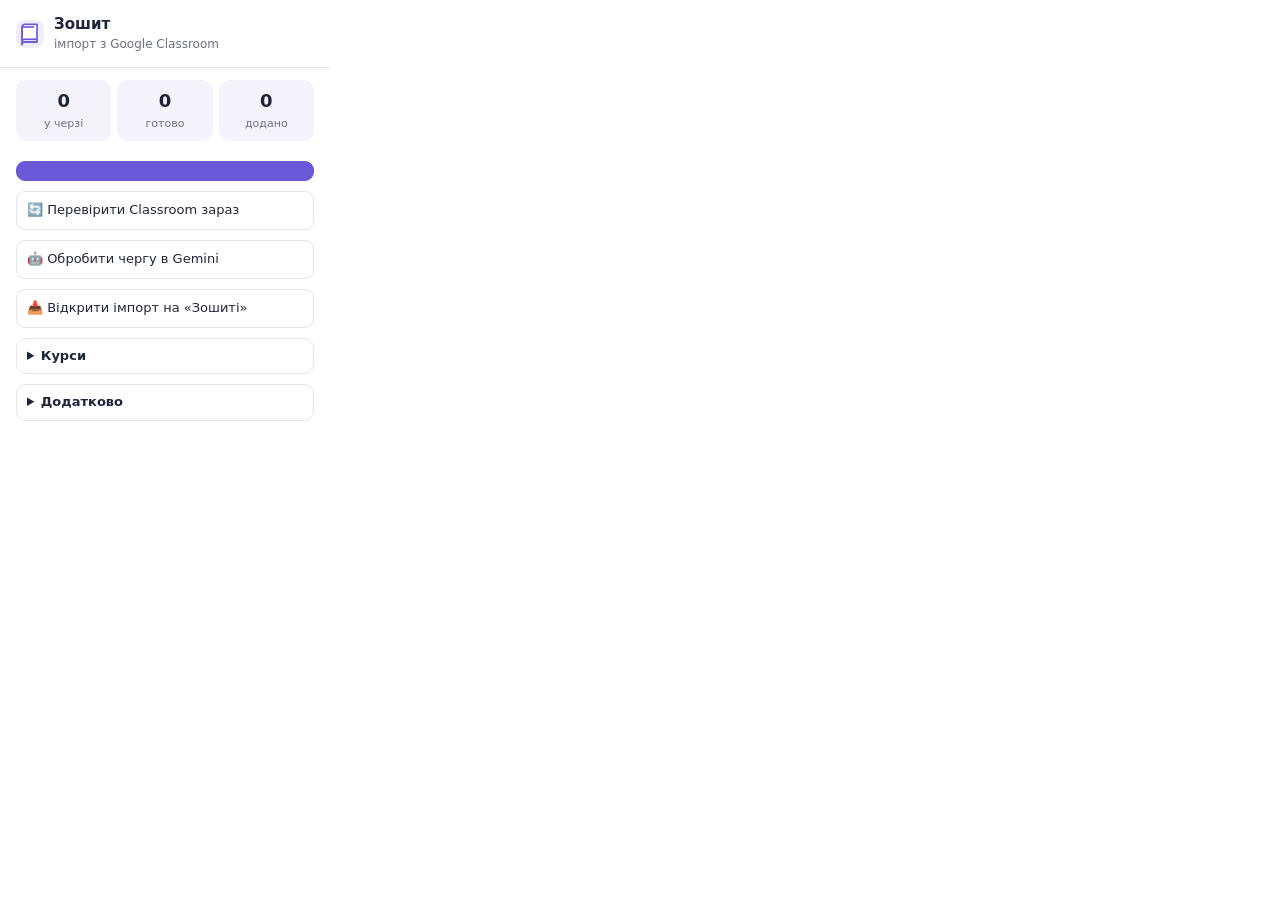
<file: extension/popup.html>
<!doctype html>
<html lang="uk">
<head>
<meta charset="utf-8">
<title>Зошит</title>
<style>
  :root{color-scheme:light dark;--ink:#20243a;--muted:#6b6f82;--line:#e3e4ed;--bg:#fff;--soft:#f4f3fb;--accent:#6958d8}
  @media (prefers-color-scheme:dark){:root{--ink:#e6e7f0;--muted:#9a9db0;--line:#2c2e3c;--bg:#1d1f2a;--soft:#242635}}
  body{margin:0;width:330px;font:13px/1.45 system-ui,sans-serif;color:var(--ink);background:var(--bg)}
  header{display:flex;gap:10px;align-items:center;padding:14px 16px;border-bottom:1px solid var(--line)}
  header img{width:28px;height:28px;border-radius:8px}
  header b{font-size:15px}
  main{padding:12px 16px 16px;display:grid;gap:10px}
  .stats{display:grid;grid-template-columns:repeat(3,1fr);gap:6px}
  .stat{background:var(--soft);border-radius:10px;padding:8px;text-align:center}
  .stat b{display:block;font-size:18px}
  .stat small{color:var(--muted);font-size:11px}
  button{font:inherit;border:1px solid var(--line);background:var(--bg);color:var(--ink);padding:9px 10px;border-radius:9px;cursor:pointer;text-align:left}
  button:hover{border-color:var(--accent)}
  button.primary{background:var(--accent);border-color:var(--accent);color:#fff;font-weight:700}
  .muted{color:var(--muted);font-size:12px}
  details{border:1px solid var(--line);border-radius:10px;padding:8px 10px}
  summary{cursor:pointer;font-weight:600}
  label{display:flex;gap:6px;align-items:center;font-size:12px;margin:4px 0}
  .danger{color:#c33}
</style>
</head>
<body>
<header><img src="icon-48.png" alt=""><div><b>Зошит</b><div class="muted">імпорт з Google Classroom</div></div></header>
<main>
  <div class="stats">
    <div class="stat"><b id="queue">0</b><small>у черзі</small></div>
    <div class="stat"><b id="ready">0</b><small>готово</small></div>
    <div class="stat"><b id="imported">0</b><small>додано</small></div>
  </div>
  <div class="muted" id="lastScan"></div>
  <button class="primary" id="next"></button>
  <button id="scan">🔄 Перевірити Classroom зараз</button>
  <button id="gemini">🤖 Обробити чергу в Gemini</button>
  <button id="site">📥 Відкрити імпорт на «Зошиті»</button>
  <details>
    <summary>Курси</summary>
    <div class="muted">Зніми галочку з курсів, які не треба збирати.</div>
    <div id="courses"><div class="muted">Список з’явиться після першої перевірки Classroom.</div></div>
  </details>
  <details>
    <summary>Додатково</summary>
    <button id="baseline" style="width:100%;margin-top:6px">✔ Я вже все імпортував — позначити наявне як оброблене</button>
    <button id="clearQueue" style="width:100%;margin-top:6px">🧹 Очистити чергу й готові матеріали</button>
    <button id="reset" class="danger" style="width:100%;margin-top:6px">↺ Скинути все (зібрати заново з нуля)</button>
  </details>
</main>
<script src="popup.js"></script>
</body>
</html>
</file>
